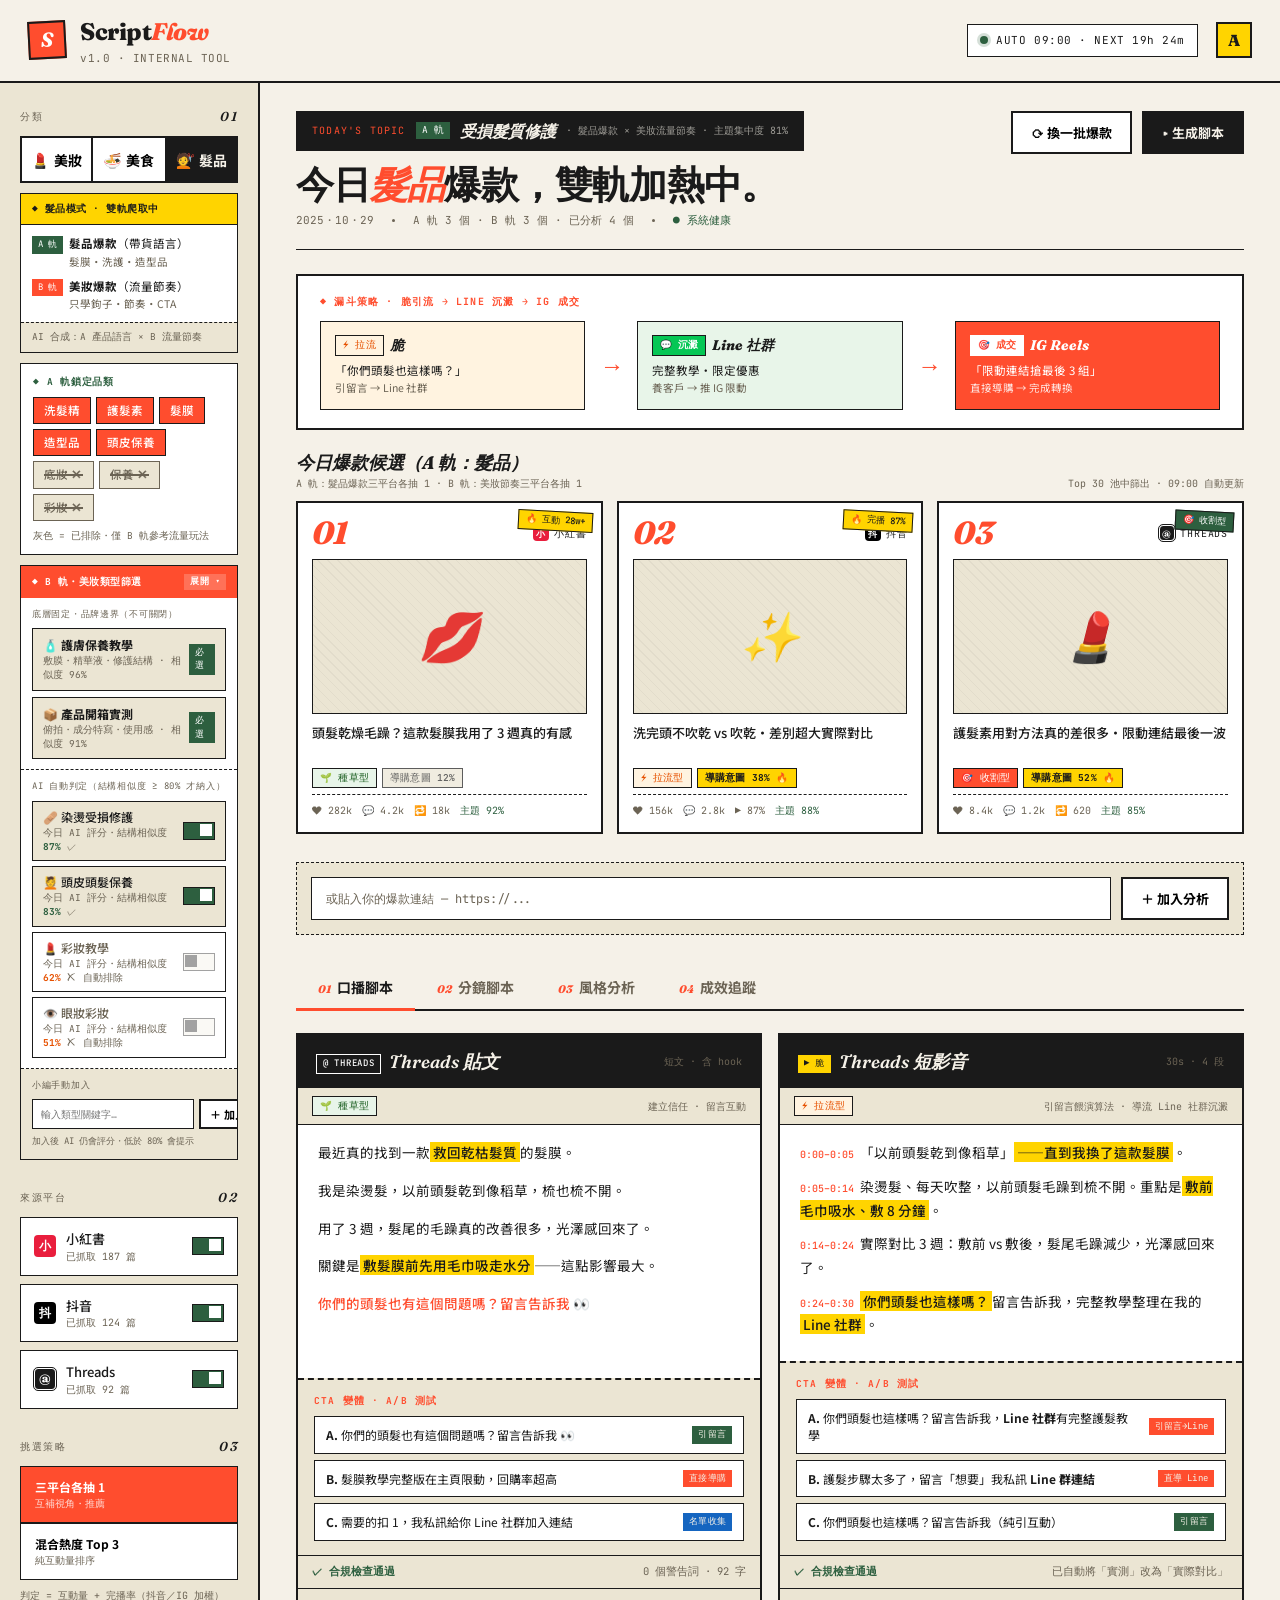
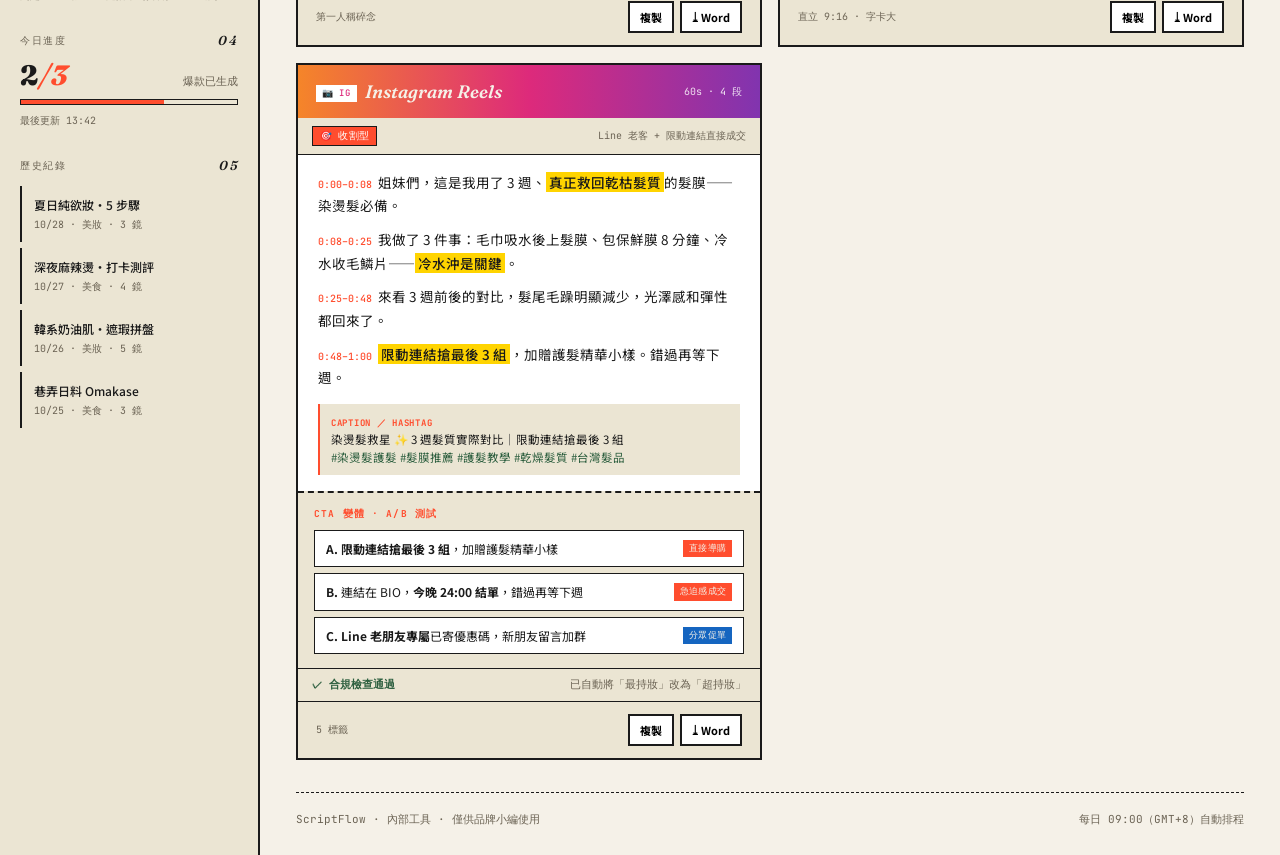
<file: demo.html>
<!DOCTYPE html>
<html lang="zh-TW">
<head>
<meta charset="UTF-8">
<meta name="viewport" content="width=device-width, initial-scale=1.0">
<title>ScriptFlow — AI 流量腳本產生器</title>
<link rel="preconnect" href="https://fonts.googleapis.com">
<link rel="preconnect" href="https://fonts.gstatic.com" crossorigin>
<link href="https://fonts.googleapis.com/css2?family=Fraunces:opsz,wght@9..144,400;9..144,600;9..144,800&family=JetBrains+Mono:wght@400;500&family=Noto+Sans+TC:wght@400;500;700&display=swap" rel="stylesheet">
<style>
:root{
  --ink:#1a1a1a;
  --paper:#f5f1e8;
  --paper-2:#ebe5d3;
  --line:#1a1a1a;
  --accent:#ff4d2e;
  --accent-2:#2d5f3f;
  --muted:#6b6354;
  --hot:#ffd400;
}
*{box-sizing:border-box;margin:0;padding:0}
html,body{background:var(--paper);color:var(--ink);font-family:'Noto Sans TC',sans-serif;font-size:14px;line-height:1.5}
body{min-height:100vh;display:flex;flex-direction:column}

/* ==== Top Bar ==== */
.topbar{
  display:flex;align-items:center;justify-content:space-between;
  padding:14px 28px;border-bottom:2px solid var(--ink);
  background:var(--paper);position:sticky;top:0;z-index:10;
}
.brand{display:flex;align-items:center;gap:14px}
.logo{
  width:38px;height:38px;border:2px solid var(--ink);
  display:flex;align-items:center;justify-content:center;
  background:var(--accent);color:#fff;font-family:'Fraunces',serif;
  font-weight:800;font-size:20px;font-style:italic;
  transform:rotate(-3deg);
}
.brand-name{font-family:'Fraunces',serif;font-size:24px;font-weight:800;letter-spacing:-0.02em}
.brand-name em{font-style:italic;color:var(--accent)}
.brand-tag{font-size:11px;color:var(--muted);font-family:'JetBrains Mono',monospace;letter-spacing:0.05em}

.topbar-right{display:flex;align-items:center;gap:18px}
.schedule-badge{
  display:flex;align-items:center;gap:8px;
  padding:7px 12px;border:1.5px solid var(--ink);background:#fff;
  font-family:'JetBrains Mono',monospace;font-size:11px;letter-spacing:0.05em;
}
.schedule-dot{width:8px;height:8px;border-radius:50%;background:var(--accent-2);box-shadow:0 0 0 3px rgba(45,95,63,0.2);animation:pulse 2s infinite}
@keyframes pulse{0%,100%{opacity:1}50%{opacity:0.4}}
.user-chip{
  width:36px;height:36px;border:2px solid var(--ink);background:var(--hot);
  display:flex;align-items:center;justify-content:center;
  font-family:'Fraunces',serif;font-weight:800;font-size:16px;
}

/* ==== Layout ==== */
.layout{display:grid;grid-template-columns:260px 1fr;flex:1;min-height:0}

/* ==== Sidebar ==== */
.sidebar{
  border-right:2px solid var(--ink);background:var(--paper-2);
  padding:24px 20px;overflow-y:auto;
}
.sb-section{margin-bottom:28px}
.sb-label{
  font-family:'JetBrains Mono',monospace;font-size:10px;letter-spacing:0.15em;
  color:var(--muted);margin-bottom:10px;text-transform:uppercase;
  display:flex;justify-content:space-between;align-items:center;
}
.sb-label .num{font-family:'Fraunces',serif;font-style:italic;font-weight:600;font-size:13px;color:var(--ink)}

/* category toggle */
.cat-toggle{display:flex;border:2px solid var(--ink);background:#fff}
.cat-btn{
  flex:1;padding:11px 0;border:none;background:transparent;cursor:pointer;
  font-family:'Noto Sans TC',sans-serif;font-weight:700;font-size:14px;
  position:relative;transition:all 0.15s;
}
.cat-btn:first-child{border-right:2px solid var(--ink)}
.cat-btn.active{background:var(--ink);color:var(--paper)}
.cat-btn .ico{display:inline-block;margin-right:4px;font-size:15px}

/* category chips (品類鎖定) */
.cat-chip{
  display:inline-block;padding:4px 10px;font-size:11.5px;font-weight:500;
  border:1.5px solid var(--ink);background:#fff;cursor:pointer;
  transition:all 0.15s;
}
.cat-chip:hover{transform:translate(-1px,-1px);box-shadow:2px 2px 0 var(--ink)}
.cat-chip.active{background:var(--accent);color:#fff}
.cat-chip.muted{
  background:var(--paper-2);color:var(--muted);border-color:var(--muted);
  text-decoration:line-through;text-decoration-thickness:1.5px;
}

/* sources */
.source-item{
  display:flex;align-items:center;justify-content:space-between;
  padding:11px 13px;background:#fff;border:1.5px solid var(--ink);
  margin-bottom:8px;cursor:pointer;transition:all 0.15s;
}
.source-item:hover{transform:translate(-2px,-2px);box-shadow:3px 3px 0 var(--ink)}
.source-info{display:flex;align-items:center;gap:10px}
.source-icon{
  width:22px;height:22px;border-radius:4px;
  display:flex;align-items:center;justify-content:center;
  font-family:'Fraunces',serif;font-weight:800;font-size:12px;color:#fff;
}
.icon-rs{background:#e91e3d}
.icon-dy{background:#000}
.icon-th{background:#1a1a1a;border:1.5px solid #fff;outline:1.5px solid #1a1a1a}
.source-name{font-weight:500;font-size:13px}
.source-count{font-family:'JetBrains Mono',monospace;font-size:10px;color:var(--muted)}
.toggle-sw{
  width:32px;height:18px;border:1.5px solid var(--ink);background:var(--paper);
  position:relative;cursor:pointer;
}
.toggle-sw::after{
  content:"";position:absolute;top:1px;left:1px;width:12px;height:12px;
  background:var(--ink);transition:left 0.15s;
}
.toggle-sw.on{background:var(--accent-2)}
.toggle-sw.on::after{left:16px;background:#fff}

/* funnel + intent tags */
.funnel-tag,.intent-tag{
  font-family:'JetBrains Mono',monospace;font-size:9.5px;font-weight:500;
  padding:2px 7px;border:1.5px solid var(--ink);letter-spacing:0.02em;
  display:inline-flex;align-items:center;
}
.funnel-seed{background:#e8f5e9;color:#1b5e20}
.funnel-pull{background:#fff3e0;color:#e65100}
.funnel-harvest{background:var(--accent);color:#fff}
.intent-tag{background:var(--paper-2);color:var(--ink)}
.intent-low{opacity:0.7}
.intent-high{background:var(--hot);color:var(--ink);border-color:var(--ink);font-weight:700}

/* funnel banner on script cards */
.funnel-banner{
  padding:8px 14px;background:var(--paper-2);border-bottom:1px solid var(--ink);
  display:flex;justify-content:space-between;align-items:center;
  font-family:'JetBrains Mono',monospace;font-size:10px;
}

/* CTA variants */
.cta-section{
  background:var(--paper-2);padding:14px 16px;border-top:2px dashed var(--ink);
}
.cta-label{
  font-family:'JetBrains Mono',monospace;font-size:9.5px;letter-spacing:0.12em;
  color:var(--accent);margin-bottom:8px;text-transform:uppercase;font-weight:700;
}
.cta-variant{
  background:#fff;border:1.5px solid var(--ink);padding:9px 11px;margin-bottom:6px;
  display:flex;justify-content:space-between;align-items:center;gap:10px;cursor:pointer;
  transition:all 0.15s;
}
.cta-variant:hover{transform:translate(-1px,-1px);box-shadow:2px 2px 0 var(--ink)}
.cta-variant:last-child{margin-bottom:0}
.cta-text{font-size:12px;line-height:1.45;flex:1}
.cta-text strong{font-weight:700}
.cta-meta{
  font-family:'JetBrains Mono',monospace;font-size:9px;
  padding:2px 6px;background:var(--ink);color:var(--paper);
  white-space:nowrap;letter-spacing:0.02em;
}
.cta-meta.warm{background:var(--accent-2)}
.cta-meta.cool{background:#1565c0}
.cta-meta.hot{background:var(--accent)}

/* compliance check */
.compliance-bar{
  display:flex;justify-content:space-between;align-items:center;
  padding:8px 14px;background:var(--paper-2);border-top:1px solid var(--ink);
  font-family:'JetBrains Mono',monospace;font-size:10.5px;
}
.compliance-bar.warn{background:#fff3e0}
.compliance-pass{color:var(--accent-2);font-weight:700}
.compliance-warn{color:#e65100;font-weight:700}
.warn-word{
  background:#ffd7c2;border-bottom:2px wavy #e65100;padding:0 3px;cursor:help;
  position:relative;
}

/* strategy buttons */
.strategy-btn{
  display:block;width:100%;padding:11px 14px;border:none;background:transparent;
  cursor:pointer;text-align:left;transition:all 0.15s;
  font-family:'Noto Sans TC',sans-serif;
}
.strategy-btn:hover{background:var(--paper-2)}
.strategy-btn.active{background:var(--accent);color:#fff}
.strategy-btn.active .muted-text,
.strategy-btn.active div:last-child{color:rgba(255,255,255,0.8) !important}
.progress-head{display:flex;justify-content:space-between;align-items:baseline;margin-bottom:10px}
.progress-num{font-family:'Fraunces',serif;font-weight:800;font-size:28px;line-height:1}
.progress-num em{font-style:italic;color:var(--accent)}
.progress-total{font-family:'JetBrains Mono',monospace;font-size:11px;color:var(--muted)}
.progress-bar{height:6px;background:var(--paper-2);border:1px solid var(--ink);overflow:hidden}
.progress-fill{height:100%;background:var(--accent);width:66%;transition:width 0.3s}
.progress-time{font-family:'JetBrains Mono',monospace;font-size:10px;color:var(--muted);margin-top:8px}

/* history */
.history-item{
  padding:10px 12px;background:transparent;border-left:2px solid var(--ink);
  margin-bottom:6px;cursor:pointer;transition:all 0.15s;
}
.history-item:hover{background:#fff;border-left-color:var(--accent)}
.history-title{font-size:12px;font-weight:500;margin-bottom:3px}
.history-meta{font-family:'JetBrains Mono',monospace;font-size:10px;color:var(--muted)}

/* ==== Main ==== */
.main{padding:28px 36px;overflow-y:auto;background:var(--paper)}

.hero{
  display:flex;justify-content:space-between;align-items:flex-start;
  margin-bottom:24px;padding-bottom:20px;border-bottom:1px solid var(--ink);
}
.hero-text h1{
  font-family:'Fraunces',serif;font-size:38px;font-weight:800;
  letter-spacing:-0.025em;line-height:1.05;margin-bottom:8px;
}
.hero-text h1 em{font-style:italic;color:var(--accent)}
.hero-meta{
  display:flex;gap:18px;font-family:'JetBrains Mono',monospace;
  font-size:11px;color:var(--muted);align-items:center;
}
.hero-meta .dot{width:3px;height:3px;background:var(--muted);border-radius:50%}
.hero-actions{display:flex;gap:10px}
.btn{
  padding:10px 18px;border:2px solid var(--ink);background:#fff;cursor:pointer;
  font-family:'Noto Sans TC',sans-serif;font-weight:700;font-size:13px;
  transition:all 0.15s;display:inline-flex;align-items:center;gap:6px;
}
.btn:hover{transform:translate(-2px,-2px);box-shadow:3px 3px 0 var(--ink)}
.btn-primary{background:var(--ink);color:var(--paper)}
.btn-primary:hover{background:var(--accent);border-color:var(--accent);box-shadow:3px 3px 0 var(--ink)}

/* candidate row */
.input-row{
  display:grid;grid-template-columns:1fr 1fr 1fr;gap:14px;margin-bottom:28px;
}
.candidate{
  background:#fff;border:2px solid var(--ink);padding:14px;position:relative;
  transition:all 0.15s;cursor:pointer;
}
.candidate:hover{transform:translate(-3px,-3px);box-shadow:5px 5px 0 var(--ink)}
.candidate-head{display:flex;justify-content:space-between;align-items:center;margin-bottom:10px}
.cand-num{
  font-family:'Fraunces',serif;font-weight:800;font-style:italic;font-size:32px;
  line-height:1;color:var(--accent);
}
.cand-platform{
  display:flex;align-items:center;gap:5px;font-family:'JetBrains Mono',monospace;
  font-size:10px;text-transform:uppercase;letter-spacing:0.08em;
}
.cand-thumb{
  width:100%;aspect-ratio:16/9;background:var(--paper-2);border:1px solid var(--ink);
  margin-bottom:10px;display:flex;align-items:center;justify-content:center;
  font-family:'Fraunces',serif;font-style:italic;color:var(--muted);
  background-image:repeating-linear-gradient(45deg,transparent,transparent 6px,rgba(0,0,0,0.04) 6px,rgba(0,0,0,0.04) 7px);
  position:relative;overflow:hidden;
}
.cand-thumb-emoji{font-size:48px}
.cand-title{font-size:13px;font-weight:500;line-height:1.4;margin-bottom:8px;height:36px;overflow:hidden}
.cand-stats{
  display:flex;gap:10px;font-family:'JetBrains Mono',monospace;
  font-size:10px;color:var(--muted);padding-top:8px;border-top:1px dashed var(--ink);
}
.cand-stat{display:flex;align-items:center;gap:3px}
.hot-tag{
  position:absolute;top:8px;right:8px;background:var(--hot);border:1.5px solid var(--ink);
  padding:2px 7px;font-family:'JetBrains Mono',monospace;font-size:9px;font-weight:500;
  transform:rotate(3deg);
}

/* manual input */
.manual-row{
  display:flex;gap:10px;margin-bottom:30px;padding:14px;background:var(--paper-2);
  border:1.5px dashed var(--ink);
}
.manual-input{
  flex:1;padding:10px 14px;border:1.5px solid var(--ink);background:#fff;
  font-family:'JetBrains Mono',monospace;font-size:12px;
}
.manual-input::placeholder{color:var(--muted)}

/* tabs */
.tabs{display:flex;border-bottom:2px solid var(--ink);margin-bottom:22px;gap:0}
.tab{
  padding:12px 22px;border:none;background:transparent;cursor:pointer;
  font-family:'Noto Sans TC',sans-serif;font-weight:700;font-size:14px;
  position:relative;color:var(--muted);transition:color 0.15s;
}
.tab.active{color:var(--ink)}
.tab.active::after{
  content:"";position:absolute;bottom:-2px;left:0;right:0;height:3px;background:var(--accent);
}
.tab-num{
  font-family:'Fraunces',serif;font-style:italic;font-weight:800;font-size:11px;
  color:var(--accent);margin-right:6px;
}

/* tab content area */
.tab-panel{display:none}
.tab-panel.active{display:block}

/* script panel */
.script-grid{display:grid;grid-template-columns:repeat(3,1fr);gap:16px}
@media(max-width:1400px){.script-grid{grid-template-columns:1fr 1fr}}
@media(max-width:1100px){.script-grid{grid-template-columns:1fr}}
.script-card{
  background:#fff;border:2px solid var(--ink);padding:0;overflow:hidden;
  display:flex;flex-direction:column;
}
.script-head{
  padding:13px 18px;background:var(--ink);color:var(--paper);
  display:flex;justify-content:space-between;align-items:center;
}
.script-head h3{
  font-family:'Fraunces',serif;font-size:18px;font-weight:600;font-style:italic;
}
.script-head h3 .label{
  display:inline-block;background:var(--accent);color:#fff;font-style:normal;
  font-family:'JetBrains Mono',monospace;font-size:9px;padding:2px 6px;
  margin-right:8px;letter-spacing:0.08em;vertical-align:middle;font-weight:500;
}
.script-meta-bar{display:flex;gap:12px;font-family:'JetBrains Mono',monospace;font-size:10px;color:var(--muted)}
.script-body{padding:18px 22px;flex:1;line-height:1.75;font-size:13.5px}
.script-body p{margin-bottom:10px}
.script-body .hl{background:var(--hot);padding:0 3px;font-weight:500}
.script-body .timer{
  display:inline-block;font-family:'JetBrains Mono',monospace;font-size:10px;
  color:var(--accent);margin-right:6px;font-weight:500;
}
.script-foot{
  padding:12px 18px;background:var(--paper-2);border-top:1px solid var(--ink);
  display:flex;justify-content:space-between;align-items:center;
}

/* storyboard table */
.sb-platform-tabs{
  display:flex;border:2px solid var(--ink);background:var(--paper);
  margin-bottom:16px;width:fit-content;
}
.sb-pf-btn{
  padding:10px 20px;border:none;background:transparent;cursor:pointer;
  font-family:'Noto Sans TC',sans-serif;font-weight:700;font-size:13px;
  color:var(--ink);position:relative;display:flex;align-items:center;gap:7px;
  border-right:2px solid var(--ink);transition:all 0.15s;
}
.sb-pf-btn:last-child{border-right:none}
.sb-pf-btn.active{background:var(--ink);color:var(--paper)}
.sb-pf-btn .pf-tag{
  font-family:'JetBrains Mono',monospace;font-size:9px;letter-spacing:0.05em;
  background:var(--hot);color:var(--ink);padding:1px 5px;font-weight:500;
}
.sb-pf-btn.active .pf-tag{background:var(--accent);color:#fff}
.sb-pf-btn .pf-len{
  font-family:'JetBrains Mono',monospace;font-size:10px;color:var(--muted);
}
.sb-pf-btn.active .pf-len{color:rgba(245,241,232,0.7)}
.sb-panel{display:none}
.sb-panel.active{display:block}

.sb-table-wrap{
  background:#fff;border:2px solid var(--ink);overflow-x:auto;
}
.sb-table{
  width:100%;border-collapse:collapse;font-size:13px;table-layout:fixed;
}
.sb-table thead th{
  background:var(--ink);color:var(--paper);
  padding:11px 14px;text-align:left;
  font-family:'JetBrains Mono',monospace;font-size:11px;letter-spacing:0.08em;
  text-transform:uppercase;font-weight:500;
  border-right:1px solid var(--paper);
}
.sb-table thead th:last-child{border-right:none}
.sb-table thead th .col-num{
  font-family:'Fraunces',serif;font-style:italic;font-weight:800;
  color:var(--accent);margin-right:5px;font-size:13px;
}
.sb-table tbody tr{border-bottom:1px solid var(--ink)}
.sb-table tbody tr:last-child{border-bottom:none}
.sb-table tbody tr:hover{background:var(--paper-2)}
.sb-table td{
  padding:14px;vertical-align:top;border-right:1px dashed var(--ink);
  line-height:1.6;
}
.sb-table td:last-child{border-right:none}
.sb-col-time{
  width:9%;font-family:'JetBrains Mono',monospace;font-size:12px;
  color:var(--ink);background:var(--paper-2);font-weight:500;
}
.sb-col-time .scene-num{
  font-family:'Fraunces',serif;font-style:italic;font-weight:800;font-size:22px;
  color:var(--accent);display:block;margin-bottom:4px;line-height:1;
}
.sb-col-visual{width:28%}
.sb-col-audio{width:21%}
.sb-col-subtitle{width:24%}
.sb-col-product{width:18%}

.product-tag{
  display:inline-flex;align-items:center;gap:4px;
  font-family:'JetBrains Mono',monospace;font-size:9.5px;font-weight:600;
  padding:3px 7px;border:1.5px solid var(--ink);margin-bottom:6px;
}
.product-none{background:#fff;color:var(--ink)}
.product-soft{background:#fff3e0;color:#e65100}
.product-hero{background:var(--accent);color:#fff}
.product-cta{background:var(--accent-2);color:#fff}
.product-desc{font-size:11.5px;line-height:1.55;color:var(--ink)}

.sb-visual-thumb{
  width:100%;aspect-ratio:16/9;background:var(--paper-2);
  background-image:
    repeating-linear-gradient(0deg,transparent,transparent 18px,rgba(0,0,0,0.06) 18px,rgba(0,0,0,0.06) 19px),
    repeating-linear-gradient(90deg,transparent,transparent 18px,rgba(0,0,0,0.06) 18px,rgba(0,0,0,0.06) 19px);
  display:flex;align-items:center;justify-content:center;font-size:32px;
  position:relative;border:1px solid var(--ink);margin-bottom:8px;
}
.sb-visual-thumb-tag{
  position:absolute;bottom:5px;left:5px;background:#fff;border:1px solid var(--ink);
  padding:1px 5px;font-family:'JetBrains Mono',monospace;font-size:9px;
}
.sb-visual-text{font-size:12.5px;line-height:1.6}
.sb-visual-text strong{font-weight:700;background:var(--hot);padding:0 2px}

.sb-audio-line,.sb-sub-line{font-size:12.5px;line-height:1.65;margin-bottom:6px}
.sb-audio-line:last-child,.sb-sub-line:last-child{margin-bottom:0}
.sb-audio-tag{
  display:inline-block;font-family:'JetBrains Mono',monospace;font-size:9px;
  letter-spacing:0.05em;background:var(--accent-2);color:#fff;
  padding:1px 6px;margin-right:5px;vertical-align:middle;
}
.sb-audio-tag.bgm{background:var(--accent)}
.sb-audio-tag.sfx{background:var(--ink)}
.sb-sub-quote{
  display:block;background:var(--paper-2);padding:7px 9px;border-left:2px solid var(--accent);
  font-size:12.5px;line-height:1.55;
}
.sb-sub-narration{font-style:italic;color:var(--muted);font-size:11.5px}

/* analysis */
.analysis-grid{display:grid;grid-template-columns:repeat(3,1fr);gap:16px;margin-bottom:22px}
.analysis-card{background:#fff;border:2px solid var(--ink);padding:18px;position:relative}
.analysis-card::before{
  content:"";position:absolute;top:-2px;left:-2px;right:-2px;height:6px;background:var(--ink);
}
.analysis-card.rs::before{background:#e91e3d}
.analysis-card.dy::before{background:#000}
.analysis-card.th::before{background:#1a1a1a}
.analysis-platform{
  font-family:'Fraunces',serif;font-size:22px;font-weight:800;font-style:italic;
  margin-bottom:14px;display:flex;align-items:center;gap:8px;
}
.analysis-tags{display:flex;flex-wrap:wrap;gap:5px;margin-bottom:12px}
.tag{
  font-family:'JetBrains Mono',monospace;font-size:10px;padding:3px 8px;
  background:var(--paper-2);border:1px solid var(--ink);
}
.tag.hot{background:var(--hot)}
.analysis-body{font-size:12.5px;line-height:1.7;color:var(--ink)}
.analysis-body strong{font-weight:700}

.synthesis{
  background:var(--ink);color:var(--paper);padding:24px 28px;border:2px solid var(--ink);
  position:relative;
}
.synthesis-label{
  font-family:'JetBrains Mono',monospace;font-size:10px;letter-spacing:0.15em;
  color:var(--accent);margin-bottom:8px;text-transform:uppercase;
}
.synthesis h3{
  font-family:'Fraunces',serif;font-size:24px;font-weight:800;font-style:italic;
  margin-bottom:12px;
}
.synthesis-body{font-size:13.5px;line-height:1.75}
.synthesis-body em{color:var(--hot);font-style:normal;font-weight:500}
.synthesis-corner{
  position:absolute;top:14px;right:18px;font-family:'Fraunces',serif;font-style:italic;
  font-weight:800;font-size:64px;color:var(--accent);opacity:0.85;line-height:1;
}

/* footer note */
.footnote{
  margin-top:32px;padding-top:18px;border-top:1px dashed var(--ink);
  display:flex;justify-content:space-between;align-items:center;
  font-family:'JetBrains Mono',monospace;font-size:11px;color:var(--muted);
}

@media(max-width:1100px){
  .layout{grid-template-columns:1fr}
  .sidebar{display:none}
  .input-row,.sb-grid,.analysis-grid{grid-template-columns:1fr 1fr}
  .script-grid{grid-template-columns:1fr}
}
</style>
</head>
<body>

<!-- Top -->
<div class="topbar">
  <div class="brand">
    <div class="logo">S</div>
    <div>
      <div class="brand-name">Script<em>Flow</em></div>
      <div class="brand-tag">v1.0 · INTERNAL TOOL</div>
    </div>
  </div>
  <div class="topbar-right">
    <div class="schedule-badge">
      <span class="schedule-dot"></span>
      AUTO 09:00 · NEXT 19h 24m
    </div>
    <div class="user-chip">A</div>
  </div>
</div>

<!-- Layout -->
<div class="layout">

  <!-- Sidebar -->
  <aside class="sidebar">

    <div class="sb-section">
      <div class="sb-label"><span>分類</span><span class="num">01</span></div>
      <div class="cat-toggle" style="display:grid;grid-template-columns:1fr 1fr 1fr">
        <button class="cat-btn"><span class="ico">💄</span>美妝</button>
        <button class="cat-btn"><span class="ico">🍜</span>美食</button>
        <button class="cat-btn active" style="border-left:2px solid var(--ink)"><span class="ico">💇</span>髮品</button>
      </div>

      <!-- 髮品模式雙軌說明 -->
      <div style="margin-top:10px;border:1.5px solid var(--ink);overflow:hidden">
        <div style="padding:8px 11px;background:var(--hot);font-family:'JetBrains Mono',monospace;font-size:9.5px;font-weight:700;letter-spacing:0.05em;border-bottom:1.5px solid var(--ink)">
          ◆ 髮品模式 · 雙軌爬取中
        </div>
        <div style="padding:10px 11px;background:#fff">
          <div style="display:flex;gap:6px;align-items:flex-start;margin-bottom:8px">
            <span style="background:var(--accent-2);color:#fff;font-family:'JetBrains Mono',monospace;font-size:9px;padding:2px 6px;white-space:nowrap;margin-top:1px">A 軌</span>
            <div style="font-size:11.5px;line-height:1.5">
              <strong>髮品爆款</strong>（帶貨語言）<br>
              <span style="color:var(--muted);font-size:10.5px">髮膜・洗護・造型品</span>
            </div>
          </div>
          <div style="display:flex;gap:6px;align-items:flex-start">
            <span style="background:var(--accent);color:#fff;font-family:'JetBrains Mono',monospace;font-size:9px;padding:2px 6px;white-space:nowrap;margin-top:1px">B 軌</span>
            <div style="font-size:11.5px;line-height:1.5">
              <strong>美妝爆款</strong>（流量節奏）<br>
              <span style="color:var(--muted);font-size:10.5px">只學鉤子・節奏・CTA</span>
            </div>
          </div>
        </div>
        <div style="padding:7px 11px;background:var(--paper-2);border-top:1px dashed var(--ink);font-family:'JetBrains Mono',monospace;font-size:9.5px;color:var(--muted)">
          AI 合成：A 產品語言 × B 流量節奏
        </div>
      </div>

      <!-- 品類鎖定（髮品模式） -->
      <div style="margin-top:10px;padding:11px 12px;background:#fff;border:1.5px solid var(--ink)">
        <div style="font-family:'JetBrains Mono',monospace;font-size:9.5px;letter-spacing:0.08em;color:var(--accent-2);margin-bottom:8px;font-weight:700;text-transform:uppercase">
          ◆ A 軌鎖定品類
        </div>
        <div style="display:flex;flex-wrap:wrap;gap:5px;margin-bottom:8px">
          <span class="cat-chip active">洗髮精</span>
          <span class="cat-chip active">護髮素</span>
          <span class="cat-chip active">髮膜</span>
          <span class="cat-chip active">造型品</span>
          <span class="cat-chip active">頭皮保養</span>
          <span class="cat-chip muted">底妝 ✕</span>
          <span class="cat-chip muted">保養 ✕</span>
          <span class="cat-chip muted">彩妝 ✕</span>
        </div>
        <div style="font-family:'JetBrains Mono',monospace;font-size:9.5px;color:var(--muted);line-height:1.5">
          灰色 = 已排除・僅 B 軌參考流量玩法
        </div>
      </div>

      <!-- B 軌篩選機制 -->
      <div style="margin-top:10px;border:1.5px solid var(--ink);overflow:hidden">

        <!-- 標頭 -->
        <div style="padding:8px 11px;background:var(--accent);color:#fff;font-family:'JetBrains Mono',monospace;font-size:9.5px;font-weight:700;letter-spacing:0.05em;display:flex;justify-content:space-between;align-items:center">
          <span>◆ B 軌・美妝類型篩選</span>
          <span style="background:rgba(255,255,255,0.2);padding:1px 6px;font-size:9px">展開 ▾</span>
        </div>

        <!-- 底層固定（不可關閉） -->
        <div style="padding:10px 11px;background:#fff;border-bottom:1px dashed var(--ink)">
          <div style="font-family:'JetBrains Mono',monospace;font-size:9px;color:var(--muted);letter-spacing:0.08em;margin-bottom:7px;text-transform:uppercase">底層固定・品牌邊界（不可關閉）</div>
          <div style="display:flex;flex-direction:column;gap:6px">
            <div style="display:flex;justify-content:space-between;align-items:center;padding:7px 10px;background:var(--paper-2);border:1.5px solid var(--ink)">
              <div>
                <div style="font-size:12px;font-weight:700">🧴 護膚保養教學</div>
                <div style="font-family:'JetBrains Mono',monospace;font-size:9.5px;color:var(--muted)">敷膜・精華液・修護結構 · 相似度 96%</div>
              </div>
              <div style="font-family:'JetBrains Mono',monospace;font-size:9px;background:var(--accent-2);color:#fff;padding:2px 6px">必選</div>
            </div>
            <div style="display:flex;justify-content:space-between;align-items:center;padding:7px 10px;background:var(--paper-2);border:1.5px solid var(--ink)">
              <div>
                <div style="font-size:12px;font-weight:700">📦 產品開箱實測</div>
                <div style="font-family:'JetBrains Mono',monospace;font-size:9.5px;color:var(--muted)">俯拍・成分特寫・使用感 · 相似度 91%</div>
              </div>
              <div style="font-family:'JetBrains Mono',monospace;font-size:9px;background:var(--accent-2);color:#fff;padding:2px 6px">必選</div>
            </div>
          </div>
        </div>

        <!-- AI 判定區 -->
        <div style="padding:10px 11px;background:#fff;border-bottom:1px dashed var(--ink)">
          <div style="font-family:'JetBrains Mono',monospace;font-size:9px;color:var(--muted);letter-spacing:0.08em;margin-bottom:7px;text-transform:uppercase">AI 自動判定（結構相似度 ≥ 80% 才納入）</div>
          <div style="display:flex;flex-direction:column;gap:5px">
            <div style="display:flex;justify-content:space-between;align-items:center;padding:6px 10px;border:1.5px solid var(--ink);background:var(--paper-2)">
              <div>
                <div style="font-size:12px;font-weight:500">🩹 染燙受損修護</div>
                <div style="font-family:'JetBrains Mono',monospace;font-size:9.5px;color:var(--muted)">今日 AI 評分・結構相似度 <strong style="color:var(--accent-2)">87%</strong> ✓</div>
              </div>
              <div class="toggle-sw on" style="flex-shrink:0"></div>
            </div>
            <div style="display:flex;justify-content:space-between;align-items:center;padding:6px 10px;border:1.5px solid var(--ink);background:var(--paper-2)">
              <div>
                <div style="font-size:12px;font-weight:500">💆 頭皮頭髮保養</div>
                <div style="font-family:'JetBrains Mono',monospace;font-size:9.5px;color:var(--muted)">今日 AI 評分・結構相似度 <strong style="color:var(--accent-2)">83%</strong> ✓</div>
              </div>
              <div class="toggle-sw on" style="flex-shrink:0"></div>
            </div>
            <div style="display:flex;justify-content:space-between;align-items:center;padding:6px 10px;border:1.5px solid var(--ink);background:#fff">
              <div>
                <div style="font-size:12px;font-weight:500;color:var(--muted)">💄 彩妝教學</div>
                <div style="font-family:'JetBrains Mono',monospace;font-size:9.5px;color:var(--muted)">今日 AI 評分・結構相似度 <strong style="color:#e65100">62%</strong> ✗ 自動排除</div>
              </div>
              <div class="toggle-sw" style="flex-shrink:0;opacity:0.4"></div>
            </div>
            <div style="display:flex;justify-content:space-between;align-items:center;padding:6px 10px;border:1.5px solid var(--ink);background:#fff">
              <div>
                <div style="font-size:12px;font-weight:500;color:var(--muted)">👁️ 眼妝彩妝</div>
                <div style="font-family:'JetBrains Mono',monospace;font-size:9.5px;color:var(--muted)">今日 AI 評分・結構相似度 <strong style="color:#e65100">51%</strong> ✗ 自動排除</div>
              </div>
              <div class="toggle-sw" style="flex-shrink:0;opacity:0.4"></div>
            </div>
          </div>
        </div>

        <!-- 小編手動加入 -->
        <div style="padding:10px 11px;background:var(--paper-2)">
          <div style="font-family:'JetBrains Mono',monospace;font-size:9px;color:var(--muted);letter-spacing:0.08em;margin-bottom:7px;text-transform:uppercase">小編手動加入</div>
          <div style="display:flex;gap:5px">
            <input style="flex:1;padding:5px 8px;border:1.5px solid var(--ink);background:#fff;font-family:'JetBrains Mono',monospace;font-size:10px" placeholder="輸入類型關鍵字…"/>
            <button class="btn" style="padding:5px 9px;font-size:11px;white-space:nowrap">＋ 加入</button>
          </div>
          <div style="font-family:'JetBrains Mono',monospace;font-size:9px;color:var(--muted);margin-top:6px">
            加入後 AI 仍會評分・低於 80% 會提示
          </div>
        </div>

      </div>
    </div>

    <div class="sb-section">
      <div class="sb-label"><span>來源平台</span><span class="num">02</span></div>
      <div class="source-item">
        <div class="source-info">
          <div class="source-icon icon-rs">小</div>
          <div>
            <div class="source-name">小紅書</div>
            <div class="source-count">已抓取 187 篇</div>
          </div>
        </div>
        <div class="toggle-sw on"></div>
      </div>
      <div class="source-item">
        <div class="source-info">
          <div class="source-icon icon-dy">抖</div>
          <div>
            <div class="source-name">抖音</div>
            <div class="source-count">已抓取 124 篇</div>
          </div>
        </div>
        <div class="toggle-sw on"></div>
      </div>
      <div class="source-item">
        <div class="source-info">
          <div class="source-icon icon-th">@</div>
          <div>
            <div class="source-name">Threads</div>
            <div class="source-count">已抓取 92 篇</div>
          </div>
        </div>
        <div class="toggle-sw on"></div>
      </div>
    </div>

    <div class="sb-section">
      <div class="sb-label"><span>挑選策略</span><span class="num">03</span></div>
      <div style="border:1.5px solid var(--ink);background:#fff;overflow:hidden">
        <button class="strategy-btn active" data-st="0">
          <div style="font-weight:700;font-size:12px;margin-bottom:2px">三平台各抽 1</div>
          <div style="font-family:'JetBrains Mono',monospace;font-size:10px;color:var(--muted)">互補視角・推薦</div>
        </button>
        <div style="height:1.5px;background:var(--ink)"></div>
        <button class="strategy-btn" data-st="1">
          <div style="font-weight:700;font-size:12px;margin-bottom:2px">混合熱度 Top 3</div>
          <div style="font-family:'JetBrains Mono',monospace;font-size:10px;color:var(--muted)">純互動量排序</div>
        </button>
      </div>
      <div style="font-family:'JetBrains Mono',monospace;font-size:10px;color:var(--muted);margin-top:8px;line-height:1.55">
        判定 = 互動量 + 完播率（抖音／IG 加權）
      </div>
    </div>

    <div class="sb-section">
      <div class="sb-label"><span>今日進度</span><span class="num">04</span></div>
      <div class="progress-card">
        <div class="progress-head">
          <div class="progress-num">2<em>/3</em></div>
          <div class="progress-total">爆款已生成</div>
        </div>
        <div class="progress-bar"><div class="progress-fill"></div></div>
        <div class="progress-time">最後更新 13:42</div>
      </div>
    </div>

    <div class="sb-section">
      <div class="sb-label"><span>歷史紀錄</span><span class="num">05</span></div>
      <div class="history-item">
        <div class="history-title">夏日純欲妝・5 步驟</div>
        <div class="history-meta">10/28 · 美妝 · 3 鏡</div>
      </div>
      <div class="history-item">
        <div class="history-title">深夜麻辣燙・打卡測評</div>
        <div class="history-meta">10/27 · 美食 · 4 鏡</div>
      </div>
      <div class="history-item">
        <div class="history-title">韓系奶油肌・遮瑕拼盤</div>
        <div class="history-meta">10/26 · 美妝 · 5 鏡</div>
      </div>
      <div class="history-item">
        <div class="history-title">巷弄日料 Omakase</div>
        <div class="history-meta">10/25 · 美食 · 3 鏡</div>
      </div>
    </div>

  </aside>

  <!-- Main -->
  <main class="main">

    <div class="hero">
      <div class="hero-text">
        <div style="display:inline-flex;align-items:center;gap:10px;background:var(--ink);color:var(--paper);padding:6px 14px;margin-bottom:14px;border:2px solid var(--ink);flex-wrap:wrap">
          <span style="font-family:'JetBrains Mono',monospace;font-size:10px;letter-spacing:0.12em;color:var(--accent)">TODAY'S TOPIC</span>
          <span style="font-family:'JetBrains Mono',monospace;font-size:9.5px;background:var(--accent-2);color:#fff;padding:1px 6px">A 軌</span>
          <span style="font-family:'Fraunces',serif;font-style:italic;font-weight:800;font-size:16px">受損髮質修護</span>
          <span style="font-family:'JetBrains Mono',monospace;font-size:10px;color:rgba(245,241,232,0.6)">· 髮品爆款 × 美妝流量節奏 · 主題集中度 81%</span>
        </div>
        <h1>今日<em>髮品</em>爆款，雙軌加熱中。</h1>
        <div class="hero-meta">
          <span>2025・10・29</span><span class="dot"></span>
          <span>A 軌 3 個 · B 軌 3 個 · 已分析 4 個</span><span class="dot"></span>
          <span style="color:var(--accent-2)">● 系統健康</span>
        </div>
      </div>
      <div class="hero-actions">
        <button class="btn">⟳ 換一批爆款</button>
        <button class="btn btn-primary">▸ 生成腳本</button>
      </div>
    </div>

    <!-- 漏斗閉環視覺化 -->
    <div style="background:#fff;border:2px solid var(--ink);padding:18px 22px;margin-bottom:24px;position:relative">
      <div style="font-family:'JetBrains Mono',monospace;font-size:10px;letter-spacing:0.12em;color:var(--accent);margin-bottom:12px;text-transform:uppercase;font-weight:700">
        ◆ 漏斗策略 · 脆引流 → Line 沉澱 → IG 成交
      </div>
      <div style="display:grid;grid-template-columns:1fr auto 1fr auto 1fr;gap:14px;align-items:stretch">

        <div style="border:1.5px solid var(--ink);padding:13px 14px;background:#fff3e0">
          <div style="display:flex;align-items:center;gap:6px;margin-bottom:6px">
            <span class="funnel-tag funnel-pull" style="font-size:9.5px">⚡ 拉流</span>
            <span style="font-family:'Fraunces',serif;font-style:italic;font-weight:800;font-size:14px">脆</span>
          </div>
          <div style="font-size:11.5px;line-height:1.5;color:var(--ink)">
            「你們頭髮也這樣嗎？」<br>
            <span style="color:var(--muted);font-size:10.5px">引留言 → Line 社群</span>
          </div>
        </div>

        <div style="display:flex;align-items:center;font-family:'Fraunces',serif;font-style:italic;font-size:24px;color:var(--accent);font-weight:800">→</div>

        <div style="border:1.5px solid var(--ink);padding:13px 14px;background:#e8f5e9">
          <div style="display:flex;align-items:center;gap:6px;margin-bottom:6px">
            <span style="font-family:'JetBrains Mono',monospace;font-size:9.5px;font-weight:600;padding:2px 7px;border:1.5px solid var(--ink);background:#06c755;color:#fff">💬 沉澱</span>
            <span style="font-family:'Fraunces',serif;font-style:italic;font-weight:800;font-size:14px">Line 社群</span>
          </div>
          <div style="font-size:11.5px;line-height:1.5;color:var(--ink)">
            完整教學・限定優惠<br>
            <span style="color:var(--muted);font-size:10.5px">養客戶 → 推 IG 限動</span>
          </div>
        </div>

        <div style="display:flex;align-items:center;font-family:'Fraunces',serif;font-style:italic;font-size:24px;color:var(--accent);font-weight:800">→</div>

        <div style="border:1.5px solid var(--ink);padding:13px 14px;background:var(--accent);color:#fff">
          <div style="display:flex;align-items:center;gap:6px;margin-bottom:6px">
            <span style="font-family:'JetBrains Mono',monospace;font-size:9.5px;font-weight:600;padding:2px 7px;border:1.5px solid #fff;background:#fff;color:var(--accent)">🎯 成交</span>
            <span style="font-family:'Fraunces',serif;font-style:italic;font-weight:800;font-size:14px">IG Reels</span>
          </div>
          <div style="font-size:11.5px;line-height:1.5">
            「限動連結搶最後 3 組」<br>
            <span style="color:rgba(255,255,255,0.85);font-size:10.5px">直接導購 → 完成轉換</span>
          </div>
        </div>

      </div>
    </div>

    <!-- candidates -->
    <div style="display:flex;justify-content:space-between;align-items:flex-end;margin-bottom:10px">
      <div>
        <div style="font-family:'Fraunces',serif;font-style:italic;font-weight:800;font-size:18px;line-height:1">今日爆款候選（A 軌：髮品）</div>
        <div style="font-family:'JetBrains Mono',monospace;font-size:10px;color:var(--muted);margin-top:4px">
          A 軌：髮品爆款三平台各抽 1 · B 軌：美妝節奏三平台各抽 1
        </div>
      </div>
      <div style="font-family:'JetBrains Mono',monospace;font-size:10px;color:var(--muted)">
        Top 30 池中篩出 · 09:00 自動更新
      </div>
    </div>
    <div class="input-row">
      <div class="candidate">
        <div class="hot-tag">🔥 互動 28w+</div>
        <div class="candidate-head">
          <div class="cand-num">01</div>
          <div class="cand-platform"><span class="source-icon icon-rs" style="width:16px;height:16px;font-size:9px">小</span>小紅書</div>
        </div>
        <div class="cand-thumb"><span class="cand-thumb-emoji">💋</span></div>
        <div class="cand-title">頭髮乾燥毛躁？這款髮膜我用了 3 週真的有感</div>
        <div style="display:flex;gap:5px;margin:8px 0 6px;flex-wrap:wrap">
          <span class="funnel-tag funnel-seed">🌱 種草型</span>
          <span class="intent-tag intent-low">導購意圖 12%</span>
        </div>
        <div class="cand-stats">
          <div class="cand-stat">❤ 282k</div>
          <div class="cand-stat">💬 4.2k</div>
          <div class="cand-stat">🔁 18k</div>
          <div class="cand-stat" style="color:var(--accent-2)">主題 92%</div>
        </div>
      </div>

      <div class="candidate">
        <div class="hot-tag">🔥 完播 87%</div>
        <div class="candidate-head">
          <div class="cand-num">02</div>
          <div class="cand-platform"><span class="source-icon icon-dy" style="width:16px;height:16px;font-size:9px">抖</span>抖音</div>
        </div>
        <div class="cand-thumb"><span class="cand-thumb-emoji">✨</span></div>
        <div class="cand-title">洗完頭不吹乾 vs 吹乾・差別超大實際對比</div>
        <div style="display:flex;gap:5px;margin:8px 0 6px;flex-wrap:wrap">
          <span class="funnel-tag funnel-pull">⚡ 拉流型</span>
          <span class="intent-tag intent-high">導購意圖 38% 🔥</span>
        </div>
        <div class="cand-stats">
          <div class="cand-stat">❤ 156k</div>
          <div class="cand-stat">💬 2.8k</div>
          <div class="cand-stat">▶ 87%</div>
          <div class="cand-stat" style="color:var(--accent-2)">主題 88%</div>
        </div>
      </div>

      <div class="candidate">
        <div class="hot-tag" style="background:var(--accent-2);color:#fff">🎯 收割型</div>
        <div class="candidate-head">
          <div class="cand-num">03</div>
          <div class="cand-platform"><span class="source-icon icon-th" style="width:16px;height:16px;font-size:9px">@</span>Threads</div>
        </div>
        <div class="cand-thumb"><span class="cand-thumb-emoji">💄</span></div>
        <div class="cand-title">護髮素用對方法真的差很多・限動連結最後一波</div>
        <div style="display:flex;gap:5px;margin:8px 0 6px;flex-wrap:wrap">
          <span class="funnel-tag funnel-harvest">🎯 收割型</span>
          <span class="intent-tag intent-high">導購意圖 52% 🔥</span>
        </div>
        <div class="cand-stats">
          <div class="cand-stat">❤ 8.4k</div>
          <div class="cand-stat">💬 1.2k</div>
          <div class="cand-stat">🔁 620</div>
          <div class="cand-stat" style="color:var(--accent-2)">主題 85%</div>
        </div>
      </div>
    </div>

    <!-- manual input -->
    <div class="manual-row">
      <input class="manual-input" placeholder="或貼入你的爆款連結 — https://..." />
      <button class="btn">＋ 加入分析</button>
    </div>

    <!-- tabs -->
    <div class="tabs">
      <button class="tab active"><span class="tab-num">01</span>口播腳本</button>
      <button class="tab"><span class="tab-num">02</span>分鏡腳本</button>
      <button class="tab"><span class="tab-num">03</span>風格分析</button>
      <button class="tab"><span class="tab-num">04</span>成效追蹤</button>
    </div>

    <!-- ===== Panel 01：腳本 ===== -->
    <div class="tab-panel active">
      <div class="script-grid">

        <div class="script-card">
          <div class="script-head">
            <h3><span class="label" style="background:#1a1a1a;border:1px solid #fff">@ THREADS</span>Threads 貼文</h3>
            <div class="script-meta-bar">短文 · 含 hook</div>
          </div>
          <div class="funnel-banner">
            <span><span class="funnel-tag funnel-seed" style="font-size:9.5px">🌱 種草型</span></span>
            <span style="color:var(--muted)">建立信任 · 留言互動</span>
          </div>
          <div class="script-body" style="padding:16px 20px">
            <p style="margin-bottom:14px">最近真的找到一款<span class="hl">救回乾枯髮質</span>的髮膜。</p>
            <p style="margin-bottom:14px">我是染燙髮，以前頭髮乾到像稻草，梳也梳不開。</p>
            <p style="margin-bottom:14px">用了 3 週，髮尾的毛躁真的改善很多，光澤感回來了。</p>
            <p style="margin-bottom:14px">關鍵是<span class="hl">敷髮膜前先用毛巾吸走水分</span>——這點影響最大。</p>
            <p style="margin-bottom:0;color:var(--accent);font-weight:500">你們的頭髮也有這個問題嗎？留言告訴我 👀</p>
          </div>
          <div class="cta-section">
            <div class="cta-label">CTA 變體 · A/B 測試</div>
            <div class="cta-variant">
              <div class="cta-text"><strong>A.</strong> 你們的頭髮也有這個問題嗎？留言告訴我 👀</div>
              <span class="cta-meta warm">引留言</span>
            </div>
            <div class="cta-variant">
              <div class="cta-text"><strong>B.</strong> 髮膜教學完整版在主頁限動，回購率超高</div>
              <span class="cta-meta hot">直接導購</span>
            </div>
            <div class="cta-variant">
              <div class="cta-text"><strong>C.</strong> 需要的扣 1，我私訊給你 Line 社群加入連結</div>
              <span class="cta-meta cool">名單收集</span>
            </div>
          </div>
          <div class="compliance-bar">
            <span class="compliance-pass">✓ 合規檢查通過</span>
            <span style="color:var(--muted)">0 個警告詞 · 92 字</span>
          </div>
          <div class="script-foot">
            <div class="script-meta-bar"><span>第一人稱碎念</span></div>
            <div style="display:flex;gap:6px">
              <button class="btn" style="padding:6px 10px;font-size:11px">複製</button>
              <button class="btn" style="padding:6px 10px;font-size:11px">⤓ Word</button>
            </div>
          </div>
        </div>

        <div class="script-card">
          <div class="script-head" style="background:#1a1a1a">
            <h3><span class="label" style="background:var(--hot);color:#1a1a1a">▶ 脆</span>Threads 短影音</h3>
            <div class="script-meta-bar">30s · 4 段</div>
          </div>
          <div class="funnel-banner">
            <span><span class="funnel-tag funnel-pull" style="font-size:9.5px">⚡ 拉流型</span></span>
            <span style="color:var(--muted)">引留言餵演算法 · 導流 Line 社群沉澱</span>
          </div>
          <div class="script-body" style="padding:16px 20px">
            <p><span class="timer">0:00–0:05</span>「以前頭髮乾到像稻草」<span class="hl">——直到我換了這款髮膜</span>。</p>
            <p><span class="timer">0:05–0:14</span>染燙髮、每天吹整，以前頭髮毛躁到梳不開。重點是<span class="hl">敷前毛巾吸水、敷 8 分鐘</span>。</p>
            <p><span class="timer">0:14–0:24</span>實際對比 3 週：敷前 vs 敷後，髮尾毛躁減少，光澤感回來了。</p>
            <p style="margin-bottom:8px"><span class="timer">0:24–0:30</span><span class="hl">你們頭髮也這樣嗎？</span>留言告訴我，完整教學整理在我的 <span class="hl">Line 社群</span>。</p>
          </div>
          <div class="cta-section">
            <div class="cta-label">CTA 變體 · A/B 測試</div>
            <div class="cta-variant">
              <div class="cta-text"><strong>A.</strong> 你們頭髮也這樣嗎？留言告訴我，<strong>Line 社群</strong>有完整護髮教學</div>
              <span class="cta-meta hot">引留言→Line</span>
            </div>
            <div class="cta-variant">
              <div class="cta-text"><strong>B.</strong> 護髮步驟太多了，留言「想要」我私訊 <strong>Line 群連結</strong></div>
              <span class="cta-meta hot">直導 Line</span>
            </div>
            <div class="cta-variant">
              <div class="cta-text"><strong>C.</strong> 你們頭髮也這樣嗎？留言告訴我（純引互動）</div>
              <span class="cta-meta warm">引留言</span>
            </div>
          </div>
          <div class="compliance-bar">
            <span class="compliance-pass">✓ 合規檢查通過</span>
            <span style="color:var(--muted)">已自動將「實測」改為「實際對比」</span>
          </div>
          <div class="script-foot">
            <div class="script-meta-bar"><span>直立 9:16 · 字卡大</span></div>
            <div style="display:flex;gap:6px">
              <button class="btn" style="padding:6px 10px;font-size:11px">複製</button>
              <button class="btn" style="padding:6px 10px;font-size:11px">⤓ Word</button>
            </div>
          </div>
        </div>

        <div class="script-card">
          <div class="script-head" style="background:linear-gradient(90deg,#f58529,#dd2a7b,#8134af)">
            <h3><span class="label" style="background:#fff;color:#dd2a7b">📷 IG</span>Instagram Reels</h3>
            <div class="script-meta-bar" style="color:rgba(255,255,255,0.85)">60s · 4 段</div>
          </div>
          <div class="funnel-banner">
            <span><span class="funnel-tag funnel-harvest" style="font-size:9.5px">🎯 收割型</span></span>
            <span style="color:var(--muted)">Line 老客 + 限動連結直接成交</span>
          </div>
          <div class="script-body" style="padding:16px 20px">
            <p><span class="timer">0:00–0:08</span>姐妹們，這是我用了 3 週、<span class="hl">真正救回乾枯髮質</span>的髮膜——染燙髮必備。</p>
            <p><span class="timer">0:08–0:25</span>我做了 3 件事：毛巾吸水後上髮膜、包保鮮膜 8 分鐘、冷水收毛鱗片——<span class="hl">冷水沖是關鍵</span>。</p>
            <p><span class="timer">0:25–0:48</span>來看 3 週前後的對比，髮尾毛躁明顯減少，光澤感和彈性都回來了。</p>
            <p style="margin-bottom:8px"><span class="timer">0:48–1:00</span><span class="hl">限動連結搶最後 3 組</span>，加贈護髮精華小樣。錯過再等下週。</p>
            <p style="margin:14px 0 0;padding:9px 11px;background:var(--paper-2);border-left:2px solid var(--accent);font-size:11.5px;line-height:1.55">
              <strong style="font-family:'JetBrains Mono',monospace;font-size:9px;letter-spacing:0.08em;color:var(--accent)">CAPTION ／ HASHTAG</strong><br>
              染燙髮救星 ✨ 3 週髮質實際對比｜限動連結搶最後 3 組<br>
              <span style="color:var(--accent-2)">#染燙髮護髮 #髮膜推薦 #護髮教學 #乾燥髮質 #台灣髮品</span>
            </p>
          </div>
          <div class="cta-section">
            <div class="cta-label">CTA 變體 · A/B 測試</div>
            <div class="cta-variant">
              <div class="cta-text"><strong>A.</strong> <strong>限動連結搶最後 3 組</strong>，加贈護髮精華小樣</div>
              <span class="cta-meta hot">直接導購</span>
            </div>
            <div class="cta-variant">
              <div class="cta-text"><strong>B.</strong> 連結在 BIO，<strong>今晚 24:00 結單</strong>，錯過再等下週</div>
              <span class="cta-meta hot">急迫感成交</span>
            </div>
            <div class="cta-variant">
              <div class="cta-text"><strong>C.</strong> <strong>Line 老朋友專屬</strong>已寄優惠碼，新朋友留言加群</div>
              <span class="cta-meta cool">分眾促單</span>
            </div>
          </div>
          <div class="compliance-bar">
            <span class="compliance-pass">✓ 合規檢查通過</span>
            <span style="color:var(--muted)">已自動將「最持妝」改為「超持妝」</span>
          </div>
          <div class="script-foot">
            <div class="script-meta-bar"><span>5 標籤</span></div>
            <div style="display:flex;gap:6px">
              <button class="btn" style="padding:6px 10px;font-size:11px">複製</button>
              <button class="btn" style="padding:6px 10px;font-size:11px">⤓ Word</button>
            </div>
          </div>
        </div>

      </div>
    </div>

    <!-- ===== Panel 02：分鏡 ===== -->
    <div class="tab-panel">

      <div style="display:flex;justify-content:space-between;align-items:center;margin-bottom:14px">
        <div>
          <div style="font-family:'Fraunces',serif;font-style:italic;font-weight:800;font-size:22px">優化版短影音腳本大綱</div>
          <div style="font-family:'JetBrains Mono',monospace;font-size:11px;color:var(--muted);margin-top:4px;display:flex;gap:8px;align-items:center;flex-wrap:wrap">
            <span style="background:var(--ink);color:var(--paper);padding:2px 8px;letter-spacing:0.05em">主題 · 受損髮質修護</span>
            <span>萃取自</span>
            <span style="background:var(--accent);color:#fff;padding:2px 6px">#01 小紅書</span>
            <span style="background:var(--accent);color:#fff;padding:2px 6px">#02 抖音</span>
            <span style="background:var(--accent);color:#fff;padding:2px 6px">#03 Threads</span>
            <span>· 含 BGM／音效／口白／產品露出策略</span>
          </div>
        </div>
        <div style="display:flex;gap:8px">
          <button class="btn" style="padding:7px 12px;font-size:11px">⤓ PDF</button>
          <button class="btn" style="padding:7px 12px;font-size:11px">⤓ Word</button>
          <button class="btn btn-primary" style="padding:7px 12px;font-size:11px">⟳ 重新生成示意圖</button>
        </div>
      </div>

      <!-- 平台切換 -->
      <div class="sb-platform-tabs">
        <button class="sb-pf-btn active">
          <span class="pf-tag">脆</span>Threads 短影音
          <span class="pf-len">· 30s · 4 鏡</span>
        </button>
        <button class="sb-pf-btn">
          <span class="pf-tag">IG</span>Instagram Reels
          <span class="pf-len">· 60s · 5 鏡</span>
        </button>
      </div>

      <!-- 脆版分鏡 -->
      <div class="sb-panel active">
        <div class="sb-table-wrap">
          <table class="sb-table">
            <thead>
              <tr>
                <th><span class="col-num">01</span>秒數</th>
                <th><span class="col-num">02</span>畫面呈現 (Visual)</th>
                <th><span class="col-num">03</span>聲音與音效 (Audio)</th>
                <th><span class="col-num">04</span>腳本口白 (Subtitle)</th>
                <th><span class="col-num">05</span>產品露出</th>
              </tr>
            </thead>
            <tbody>
              <tr>
                <td class="sb-col-time">
                  <span class="scene-num">01</span>
                  00:00<br>—<br>00:05
                </td>
                <td class="sb-col-visual">
                  <div class="sb-visual-thumb">😩<div class="sb-visual-thumb-tag">AI 示意圖</div></div>
                  <div class="sb-visual-text">
                    <strong>視覺鉤子・1.5s 內</strong>。直立 9:16，特寫面部下午脫妝畫面，大字卡「以前下午就花了」浮現。
                  </div>
                </td>
                <td class="sb-col-audio">
                  <div class="sb-audio-line"><span class="sb-audio-tag bgm">BGM</span>節奏感強的電子 Beat 直接進。</div>
                  <div class="sb-audio-line"><span class="sb-audio-tag sfx">SFX</span>「叭」一聲拍立得快門音。</div>
                </td>
                <td class="sb-col-subtitle">
                  <span class="sb-sub-quote">「以前下午底妝就花了——<strong>直到我換了這支</strong>。」</span>
                </td>
                <td class="sb-col-product">
                  <span class="product-tag product-none">不露</span>
                  <div class="product-desc">鉤子優先<br>不露產品</div>
                </td>
              </tr>
              <tr>
                <td class="sb-col-time">
                  <span class="scene-num">02</span>
                  00:05<br>—<br>00:14
                </td>
                <td class="sb-col-visual">
                  <div class="sb-visual-thumb">🪞<div class="sb-visual-thumb-tag">AI 示意圖</div></div>
                  <div class="sb-visual-text">
                    <strong>快剪・3 步驟</strong>。每步驟 1.5s，海綿輕拍動作放大特寫，字卡跳出步驟編號 1 / 2 / 3。
                  </div>
                </td>
                <td class="sb-col-audio">
                  <div class="sb-audio-line"><span class="sb-audio-tag bgm">BGM</span>BGM 節奏卡點同步動作。</div>
                  <div class="sb-audio-line"><span class="sb-audio-tag sfx">SFX</span>「叮」3 次，每步驟一聲。</div>
                </td>
                <td class="sb-col-subtitle">
                  <span class="sb-sub-quote">「大油肌、騎機車通勤。重點是<strong>不刷不抹、用海綿輕拍</strong>。」</span>
                </td>
                <td class="sb-col-product">
                  <span class="product-tag product-soft">帶過</span>
                  <div class="product-desc">海綿背景<br>淡淡入鏡</div>
                </td>
              </tr>
              <tr>
                <td class="sb-col-time">
                  <span class="scene-num">03</span>
                  00:14<br>—<br>00:24
                </td>
                <td class="sb-col-visual">
                  <div class="sb-visual-thumb">⏱<div class="sb-visual-thumb-tag">AI 示意圖</div></div>
                  <div class="sb-visual-text">
                    <strong>分割對比</strong>。左 8:00 早晨／右 20:00 夜晚，鼻翼區域圓圈放大，時間數字快速跳動。
                  </div>
                </td>
                <td class="sb-col-audio">
                  <div class="sb-audio-line"><span class="sb-audio-tag bgm">BGM</span>BGM 持續，過渡用 1 拍鼓點。</div>
                  <div class="sb-audio-line"><span class="sb-audio-tag sfx">SFX</span>時鐘走動「滴答」3 秒。</div>
                </td>
                <td class="sb-col-subtitle">
                  <span class="sb-sub-quote">「12 小時延時對比:早 8 vs 晚 8，鼻翼還是看不到毛孔。」</span>
                </td>
                <td class="sb-col-product">
                  <span class="product-tag product-hero">主推</span>
                  <div class="product-desc">before/after<br>產品同框出現</div>
                </td>
              </tr>
              <tr>
                <td class="sb-col-time">
                  <span class="scene-num">04</span>
                  00:24<br>—<br>00:30
                </td>
                <td class="sb-col-visual">
                  <div class="sb-visual-thumb">👀<div class="sb-visual-thumb-tag">AI 示意圖</div></div>
                  <div class="sb-visual-text">
                    <strong>結尾 Hook</strong>。畫面定格，疊上「你們頭髮也這樣嗎？」大字卡，下方提示「連結放留言區」。
                  </div>
                </td>
                <td class="sb-col-audio">
                  <div class="sb-audio-line"><span class="sb-audio-tag bgm">BGM</span>BGM 收尾，最後一拍卡死定格。</div>
                </td>
                <td class="sb-col-subtitle">
                  <span class="sb-sub-quote">「連結放留言區。<strong>你們夏天怎麼撐？</strong>」</span>
                </td>
                <td class="sb-col-product">
                  <span class="product-tag product-cta">CTA</span>
                  <div class="product-desc">只留問句<br>不露產品</div>
                </td>
              </tr>
            </tbody>
          </table>
        </div>
      </div>

      <!-- IG Reels 版分鏡 -->
      <div class="sb-panel">
        <div class="sb-table-wrap">
          <table class="sb-table">
            <thead>
              <tr>
                <th><span class="col-num">01</span>秒數</th>
                <th><span class="col-num">02</span>畫面呈現 (Visual)</th>
                <th><span class="col-num">03</span>聲音與音效 (Audio)</th>
                <th><span class="col-num">04</span>腳本口白 (Subtitle)</th>
                <th><span class="col-num">05</span>產品露出</th>
              </tr>
            </thead>
            <tbody>
              <tr>
                <td class="sb-col-time">
                  <span class="scene-num">01</span>
                  00:00<br>—<br>00:08
                </td>
                <td class="sb-col-visual">
                  <div class="sb-visual-thumb">💄<div class="sb-visual-thumb-tag">AI 示意圖</div></div>
                  <div class="sb-visual-text">
                    <strong>特寫 / 半身景</strong>。人物對鏡梳妝台前 45° 側拍，手持底霜，光線從窗邊打進來。上方掛上「影片內標題」。
                  </div>
                </td>
                <td class="sb-col-audio">
                  <div class="sb-audio-line"><span class="sb-audio-tag bgm">BGM</span>輕快上揚的流行 Beat 起音，營造期待感。</div>
                  <div class="sb-audio-line"><span class="sb-audio-tag sfx">SFX</span>環境白噪（極輕）。</div>
                </td>
                <td class="sb-col-subtitle">
                  <span class="sb-sub-quote">「姐妹們，這是我這週試過<strong>最持妝</strong>的一支底妝——」</span>
                </td>
                <td class="sb-col-product">
                  <span class="product-tag product-none">不露</span>
                  <div class="product-desc">鉤子優先<br>0–8s 不露產品</div>
                </td>
              </tr>
              <tr>
                <td class="sb-col-time">
                  <span class="scene-num">02</span>
                  00:08<br>—<br>00:25
                </td>
                <td class="sb-col-visual">
                  <div class="sb-visual-thumb">🪞<div class="sb-visual-thumb-tag">AI 示意圖</div></div>
                  <div class="sb-visual-text">
                    <strong>中景・正面對鏡</strong>。3 步驟拍攝（化妝水濕敷 → 上底霜 → 海綿輕拍），重點動作慢速、字幕浮現。
                  </div>
                </td>
                <td class="sb-col-audio">
                  <div class="sb-audio-line"><span class="sb-audio-tag bgm">BGM</span>BGM 持續，節奏卡點同步動作。</div>
                  <div class="sb-audio-line"><span class="sb-audio-tag sfx">SFX</span>「叮」3 次，每完成一步播一次。</div>
                </td>
                <td class="sb-col-subtitle">
                  <span class="sb-sub-quote">「我做了 3 件事：化妝水濕敷 1 分鐘、上一層輕薄底霜、最後用海綿輕拍——<strong>不刷不抹</strong>是關鍵。」</span>
                </td>
                <td class="sb-col-product">
                  <span class="product-tag product-soft">帶過</span>
                  <div class="product-desc">手部動作帶產品<br>不講品牌</div>
                </td>
              </tr>
              <tr>
                <td class="sb-col-time">
                  <span class="scene-num">03</span>
                  00:25<br>—<br>00:48
                </td>
                <td class="sb-col-visual">
                  <div class="sb-visual-thumb">⏱<div class="sb-visual-thumb-tag">AI 示意圖</div></div>
                  <div class="sb-visual-text">
                    <strong>分割畫面・Before / After</strong>。12 小時延時，T 字區、鼻翼局部放大，下方時間軸 8:00 → 20:00 推進。
                  </div>
                </td>
                <td class="sb-col-audio">
                  <div class="sb-audio-line"><span class="sb-audio-tag bgm">BGM</span>BGM 轉沉，過渡到舒緩段落。</div>
                  <div class="sb-audio-line"><span class="sb-audio-tag sfx">SFX</span>時鐘走動「滴答」音效輕墊底。</div>
                </td>
                <td class="sb-col-subtitle">
                  <span class="sb-sub-quote">「來看 12 小時後的對比——T 字部位幾乎沒泛油，毛孔還是看不太到。我自己騎機車上下班都沒問題。」</span>
                </td>
                <td class="sb-col-product">
                  <span class="product-tag product-hero">主推</span>
                  <div class="product-desc">50% 進度<br>產品特寫＋功效</div>
                </td>
              </tr>
              <tr>
                <td class="sb-col-time">
                  <span class="scene-num">04</span>
                  00:48<br>—<br>00:58
                </td>
                <td class="sb-col-visual">
                  <div class="sb-visual-thumb">📦<div class="sb-visual-thumb-tag">AI 示意圖</div></div>
                  <div class="sb-visual-text">
                    <strong>產品特寫・桌面俯拍</strong>。產品 + 贈品平鋪，「主頁限動」浮字從右滑入。
                  </div>
                </td>
                <td class="sb-col-audio">
                  <div class="sb-audio-line"><span class="sb-audio-tag bgm">BGM</span>BGM 回到主旋律，音量漸強。</div>
                  <div class="sb-audio-line"><span class="sb-audio-tag sfx">SFX</span>浮字滑入時加「叮咚」上揚音。</div>
                </td>
                <td class="sb-col-subtitle">
                  <span class="sb-sub-quote">「這套組合放在我主頁限時動態。<strong>真心推薦油肌姐妹</strong>。」</span>
                </td>
                <td class="sb-col-product">
                  <span class="product-tag product-cta">CTA</span>
                  <div class="product-desc">產品 + 限動字卡<br>滑入導購</div>
                </td>
              </tr>
              <tr>
                <td class="sb-col-time">
                  <span class="scene-num">05</span>
                  00:58<br>—<br>01:00
                </td>
                <td class="sb-col-visual">
                  <div class="sb-visual-thumb">✨<div class="sb-visual-thumb-tag">AI 示意圖</div></div>
                  <div class="sb-visual-text">
                    <strong>結尾</strong>。畫面定格特寫眼神，疊上 hashtag 字串：#油肌底妝 #持妝粉底。
                  </div>
                </td>
                <td class="sb-col-audio">
                  <div class="sb-audio-line"><span class="sb-audio-tag bgm">BGM</span>BGM 收尾淡出。</div>
                </td>
                <td class="sb-col-subtitle">
                  <span class="sb-sub-narration">（無口白，畫面字卡：hashtag 滑入）</span>
                </td>
                <td class="sb-col-product">
                  <span class="product-tag product-none">不露</span>
                  <div class="product-desc">結尾留 CTA<br>不留產品</div>
                </td>
              </tr>
            </tbody>
          </table>
        </div>
      </div>

    </div>

    <!-- ===== Panel 03：分析 ===== -->
    <div class="tab-panel">
      <div class="analysis-grid">
        <div class="analysis-card rs">
          <div class="analysis-platform">小紅書</div>
          <div class="analysis-tags">
            <span class="tag hot">純慾風</span><span class="tag">3 步驟教學</span><span class="tag">情緒前置</span>
          </div>
          <div class="analysis-body">
            開頭 3 秒以<strong>情緒語句</strong>切入（「姐妹們！」「真的會哭」），中段密集穿插 hashtag 與小字補充，結尾以「合集已整理」導流主頁。鏡頭多為對鏡梳妝台。
          </div>
        </div>
        <div class="analysis-card dy">
          <div class="analysis-platform">抖音</div>
          <div class="analysis-tags">
            <span class="tag hot">節奏快</span><span class="tag">對比畫面</span><span class="tag">音樂卡點</span>
          </div>
          <div class="analysis-body">
            前 1.5 秒必有<strong>視覺鉤子</strong>（before/after、特寫嘴唇等），中段配樂卡點切換，產品露出時間極短。標題常用「打工人」「實測」。
          </div>
        </div>
        <div class="analysis-card th">
          <div class="analysis-platform">Threads</div>
          <div class="analysis-tags">
            <span class="tag hot">日常碎念</span><span class="tag">短句</span><span class="tag">提問結尾</span>
          </div>
          <div class="analysis-body">
            台灣 Threads 常以<strong>第一人稱碎念</strong>展開（「最近在用」「真的好」），段落短、留白多，結尾常拋問題引留言（「你們也這樣嗎？」）。
          </div>
        </div>
      </div>
    </div>

    <!-- ===== Panel 04：成效追蹤 ===== -->
    <div class="tab-panel">

      <div style="display:flex;justify-content:space-between;align-items:flex-end;margin-bottom:18px">
        <div>
          <div style="font-family:'Fraunces',serif;font-style:italic;font-weight:800;font-size:22px">成效追蹤・品牌爆款 DNA</div>
          <div style="font-family:'JetBrains Mono',monospace;font-size:11px;color:var(--muted);margin-top:4px">
            發布後 7 / 14 天回收實際成效 · AI 沉澱「我的觀眾」DNA
          </div>
        </div>
        <button class="btn btn-primary" style="padding:8px 14px;font-size:12px">＋ 貼回發布連結</button>
      </div>

      <!-- 已發布作品 -->
      <div style="display:grid;grid-template-columns:1fr 1fr;gap:16px;margin-bottom:24px">

        <div style="background:#fff;border:2px solid var(--ink)">
          <div style="padding:12px 16px;background:var(--ink);color:var(--paper);display:flex;justify-content:space-between;align-items:center">
            <div style="display:flex;align-items:center;gap:8px">
              <span class="funnel-tag funnel-harvest" style="font-size:9.5px">🎯 收割型</span>
              <span style="font-family:'Fraunces',serif;font-style:italic;font-weight:600;font-size:15px">髮膜修護・IG Reels</span>
            </div>
            <span style="font-family:'JetBrains Mono',monospace;font-size:10px;color:rgba(245,241,232,0.7)">發布 D+7</span>
          </div>
          <div style="padding:14px 16px">
            <div style="display:grid;grid-template-columns:1fr 1fr 1fr 1fr;gap:10px;margin-bottom:14px">
              <div>
                <div style="font-family:'JetBrains Mono',monospace;font-size:9px;color:var(--muted);letter-spacing:0.05em">VIEWS</div>
                <div style="font-family:'Fraunces',serif;font-weight:800;font-style:italic;font-size:22px;color:var(--ink)">82.4k</div>
              </div>
              <div>
                <div style="font-family:'JetBrains Mono',monospace;font-size:9px;color:var(--muted);letter-spacing:0.05em">完播率</div>
                <div style="font-family:'Fraunces',serif;font-weight:800;font-style:italic;font-size:22px;color:var(--accent-2)">73%</div>
              </div>
              <div>
                <div style="font-family:'JetBrains Mono',monospace;font-size:9px;color:var(--muted);letter-spacing:0.05em">CTR</div>
                <div style="font-family:'Fraunces',serif;font-weight:800;font-style:italic;font-size:22px;color:var(--accent)">8.2%</div>
              </div>
              <div>
                <div style="font-family:'JetBrains Mono',monospace;font-size:9px;color:var(--muted);letter-spacing:0.05em">轉換</div>
                <div style="font-family:'Fraunces',serif;font-weight:800;font-style:italic;font-size:22px;color:var(--ink)">142</div>
              </div>
            </div>
            <div style="font-family:'JetBrains Mono',monospace;font-size:10.5px;background:var(--paper-2);padding:8px 11px;border-left:3px solid var(--accent-2)">
              <strong style="color:var(--accent-2)">▲ 表現優於品牌均值 +47%</strong> · CTA「限動連結搶最後 3 組」勝出 · Line 老客占轉換 64%
            </div>
          </div>
        </div>

        <div style="background:#fff;border:2px solid var(--ink)">
          <div style="padding:12px 16px;background:var(--ink);color:var(--paper);display:flex;justify-content:space-between;align-items:center">
            <div style="display:flex;align-items:center;gap:8px">
              <span class="funnel-tag funnel-pull" style="font-size:9.5px">⚡ 拉流型</span>
              <span style="font-family:'Fraunces',serif;font-style:italic;font-weight:600;font-size:15px">洗護對比・脆</span>
            </div>
            <span style="font-family:'JetBrains Mono',monospace;font-size:10px;color:rgba(245,241,232,0.7)">發布 D+14</span>
          </div>
          <div style="padding:14px 16px">
            <div style="display:grid;grid-template-columns:1fr 1fr 1fr 1fr;gap:10px;margin-bottom:14px">
              <div>
                <div style="font-family:'JetBrains Mono',monospace;font-size:9px;color:var(--muted);letter-spacing:0.05em">VIEWS</div>
                <div style="font-family:'Fraunces',serif;font-weight:800;font-style:italic;font-size:22px;color:var(--ink)">31.2k</div>
              </div>
              <div>
                <div style="font-family:'JetBrains Mono',monospace;font-size:9px;color:var(--muted);letter-spacing:0.05em">完播率</div>
                <div style="font-family:'Fraunces',serif;font-weight:800;font-style:italic;font-size:22px;color:var(--muted)">42%</div>
              </div>
              <div>
                <div style="font-family:'JetBrains Mono',monospace;font-size:9px;color:var(--muted);letter-spacing:0.05em">CTR</div>
                <div style="font-family:'Fraunces',serif;font-weight:800;font-style:italic;font-size:22px;color:var(--muted)">2.1%</div>
              </div>
              <div>
                <div style="font-family:'JetBrains Mono',monospace;font-size:9px;color:var(--muted);letter-spacing:0.05em">轉換</div>
                <div style="font-family:'Fraunces',serif;font-weight:800;font-style:italic;font-size:22px;color:var(--ink)">18</div>
              </div>
            </div>
            <div style="font-family:'JetBrains Mono',monospace;font-size:10.5px;background:#fff3e0;padding:8px 11px;border-left:3px solid #e65100">
              <strong style="color:#e65100">▼ 表現低於均值 -22%</strong> · 開頭鉤子過長，建議下次 1.5s 內出鉤
            </div>
          </div>
        </div>

      </div>

      <!-- 品牌爆款 DNA -->
      <div style="background:var(--ink);color:var(--paper);padding:24px 28px;border:2px solid var(--ink);position:relative">
        <div style="font-family:'JetBrains Mono',monospace;font-size:10px;letter-spacing:0.15em;color:var(--accent);margin-bottom:14px">
          BRAND DNA · 過去 30 天沉澱 · 22 支已發布作品
        </div>
        <div style="font-family:'Fraunces',serif;font-size:24px;font-weight:800;font-style:italic;margin-bottom:18px">
          你的觀眾偏好<span style="color:var(--hot)">這些元素</span>。
        </div>

        <div style="display:grid;grid-template-columns:1fr 1fr 1fr;gap:16px">

          <div style="background:rgba(255,255,255,0.05);padding:14px;border:1px solid rgba(255,255,255,0.2)">
            <div style="font-family:'JetBrains Mono',monospace;font-size:9.5px;letter-spacing:0.1em;color:var(--hot);margin-bottom:8px;text-transform:uppercase">最佳開頭</div>
            <div style="font-size:13px;line-height:1.65;margin-bottom:10px">
              <strong>「以前 ___，直到我換了 ___」</strong><br>
              <span style="color:rgba(245,241,232,0.7);font-size:11.5px">染燙髮痛點對比型，平均完播率 +21%</span>
            </div>
            <div style="font-family:'JetBrains Mono',monospace;font-size:10px;color:var(--accent-2);background:rgba(45,95,63,0.3);padding:4px 8px;display:inline-block">
              7 / 8 支爆款用此開頭
            </div>
          </div>

          <div style="background:rgba(255,255,255,0.05);padding:14px;border:1px solid rgba(255,255,255,0.2)">
            <div style="font-family:'JetBrains Mono',monospace;font-size:9.5px;letter-spacing:0.1em;color:var(--hot);margin-bottom:8px;text-transform:uppercase">最佳 CTA 組合</div>
            <div style="font-size:13px;line-height:1.65;margin-bottom:10px">
              <strong>脆「Line 社群」+ IG「限動 3 組」</strong><br>
              <span style="color:rgba(245,241,232,0.7);font-size:11.5px">雙平台閉環：脆引流到 Line、IG 收割老客戶</span>
            </div>
            <div style="font-family:'JetBrains Mono',monospace;font-size:10px;color:var(--accent);background:rgba(255,77,46,0.3);padding:4px 8px;display:inline-block">
              組合轉換率比單發 IG 高 +210%
            </div>
          </div>

          <div style="background:rgba(255,255,255,0.05);padding:14px;border:1px solid rgba(255,255,255,0.2)">
            <div style="font-family:'JetBrains Mono',monospace;font-size:9.5px;letter-spacing:0.1em;color:var(--hot);margin-bottom:8px;text-transform:uppercase">最佳產品時機</div>
            <div style="font-size:13px;line-height:1.65;margin-bottom:10px">
              <strong>50% 進度 + 敷髮前後對比</strong><br>
              <span style="color:rgba(245,241,232,0.7);font-size:11.5px">轉換率比 0–10s 早期露出高 4.5 倍</span>
            </div>
            <div style="font-family:'JetBrains Mono',monospace;font-size:10px;color:var(--accent-2);background:rgba(45,95,63,0.3);padding:4px 8px;display:inline-block">
              下次生成腳本將套用此規則
            </div>
          </div>

        </div>

        <div style="margin-top:20px;padding-top:18px;border-top:1px dashed rgba(255,255,255,0.3);font-family:'JetBrains Mono',monospace;font-size:10.5px;color:rgba(245,241,232,0.7);line-height:1.65">
          ＊ 本品牌 DNA 將自動套用至下次腳本生成，AI 會結合「外部爆款 + 自家歷史成效」雙重輸入。
        </div>
      </div>

    </div>

    <div class="footnote">
      <div>ScriptFlow · 內部工具 · 僅供品牌小編使用</div>
      <div>每日 09:00（GMT+8）自動排程</div>
    </div>

  </main>

</div>

<script>
// tab switch
document.querySelectorAll('.tab').forEach((tab,i)=>{
  tab.addEventListener('click',()=>{
    document.querySelectorAll('.tab').forEach(t=>t.classList.remove('active'));
    document.querySelectorAll('.tab-panel').forEach(p=>p.classList.remove('active'));
    tab.classList.add('active');
    document.querySelectorAll('.tab-panel')[i].classList.add('active');
  });
});

// category toggle
document.querySelectorAll('.cat-btn').forEach(btn=>{
  btn.addEventListener('click',()=>{
    document.querySelectorAll('.cat-btn').forEach(b=>b.classList.remove('active'));
    btn.classList.add('active');
  });
});

// source toggle
document.querySelectorAll('.toggle-sw').forEach(sw=>{
  sw.addEventListener('click',e=>{
    e.stopPropagation();
    sw.classList.toggle('on');
  });
});

// storyboard platform switch (脆 / IG)
document.querySelectorAll('.sb-pf-btn').forEach((btn,i)=>{
  btn.addEventListener('click',()=>{
    document.querySelectorAll('.sb-pf-btn').forEach(b=>b.classList.remove('active'));
    document.querySelectorAll('.sb-panel').forEach(p=>p.classList.remove('active'));
    btn.classList.add('active');
    document.querySelectorAll('.sb-panel')[i].classList.add('active');
  });
});

// strategy switch
document.querySelectorAll('.strategy-btn').forEach(btn=>{
  btn.addEventListener('click',()=>{
    document.querySelectorAll('.strategy-btn').forEach(b=>b.classList.remove('active'));
    btn.classList.add('active');
  });
});
</script>
</body>
</html>
</file>
